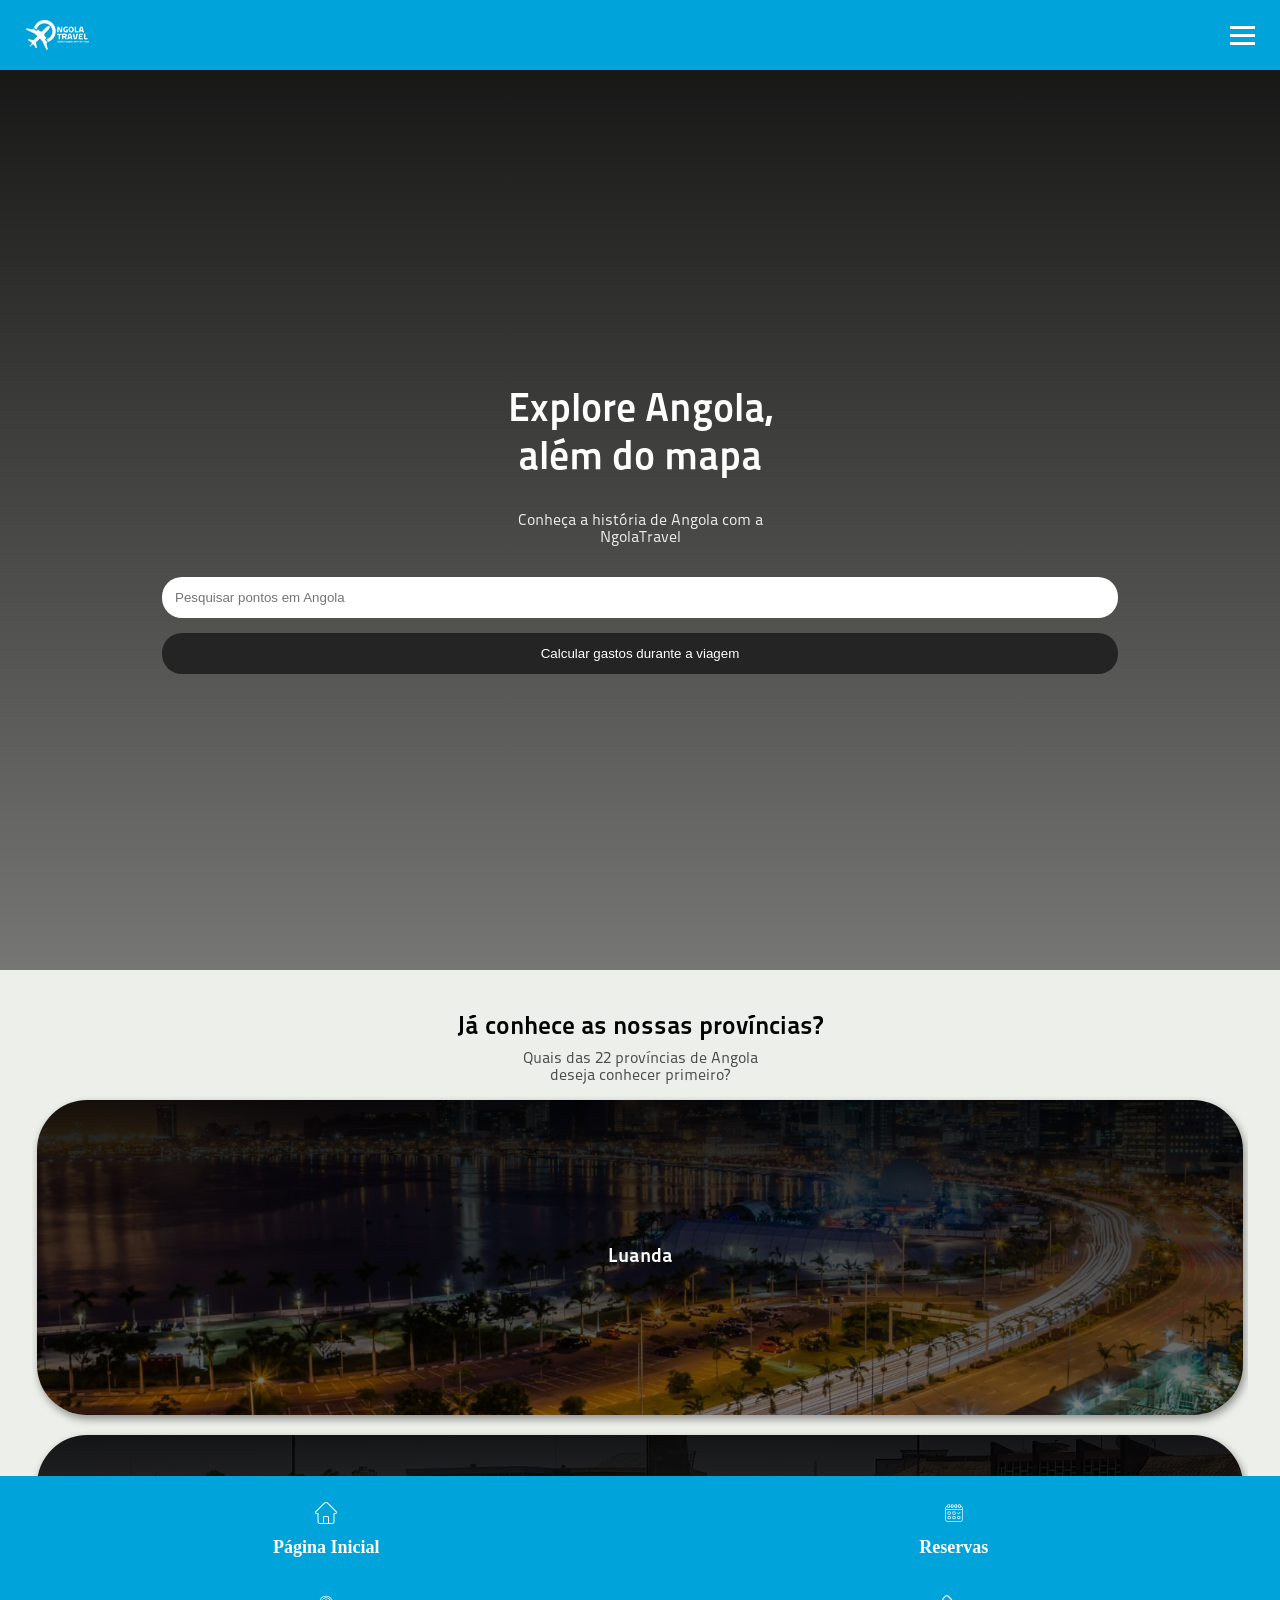
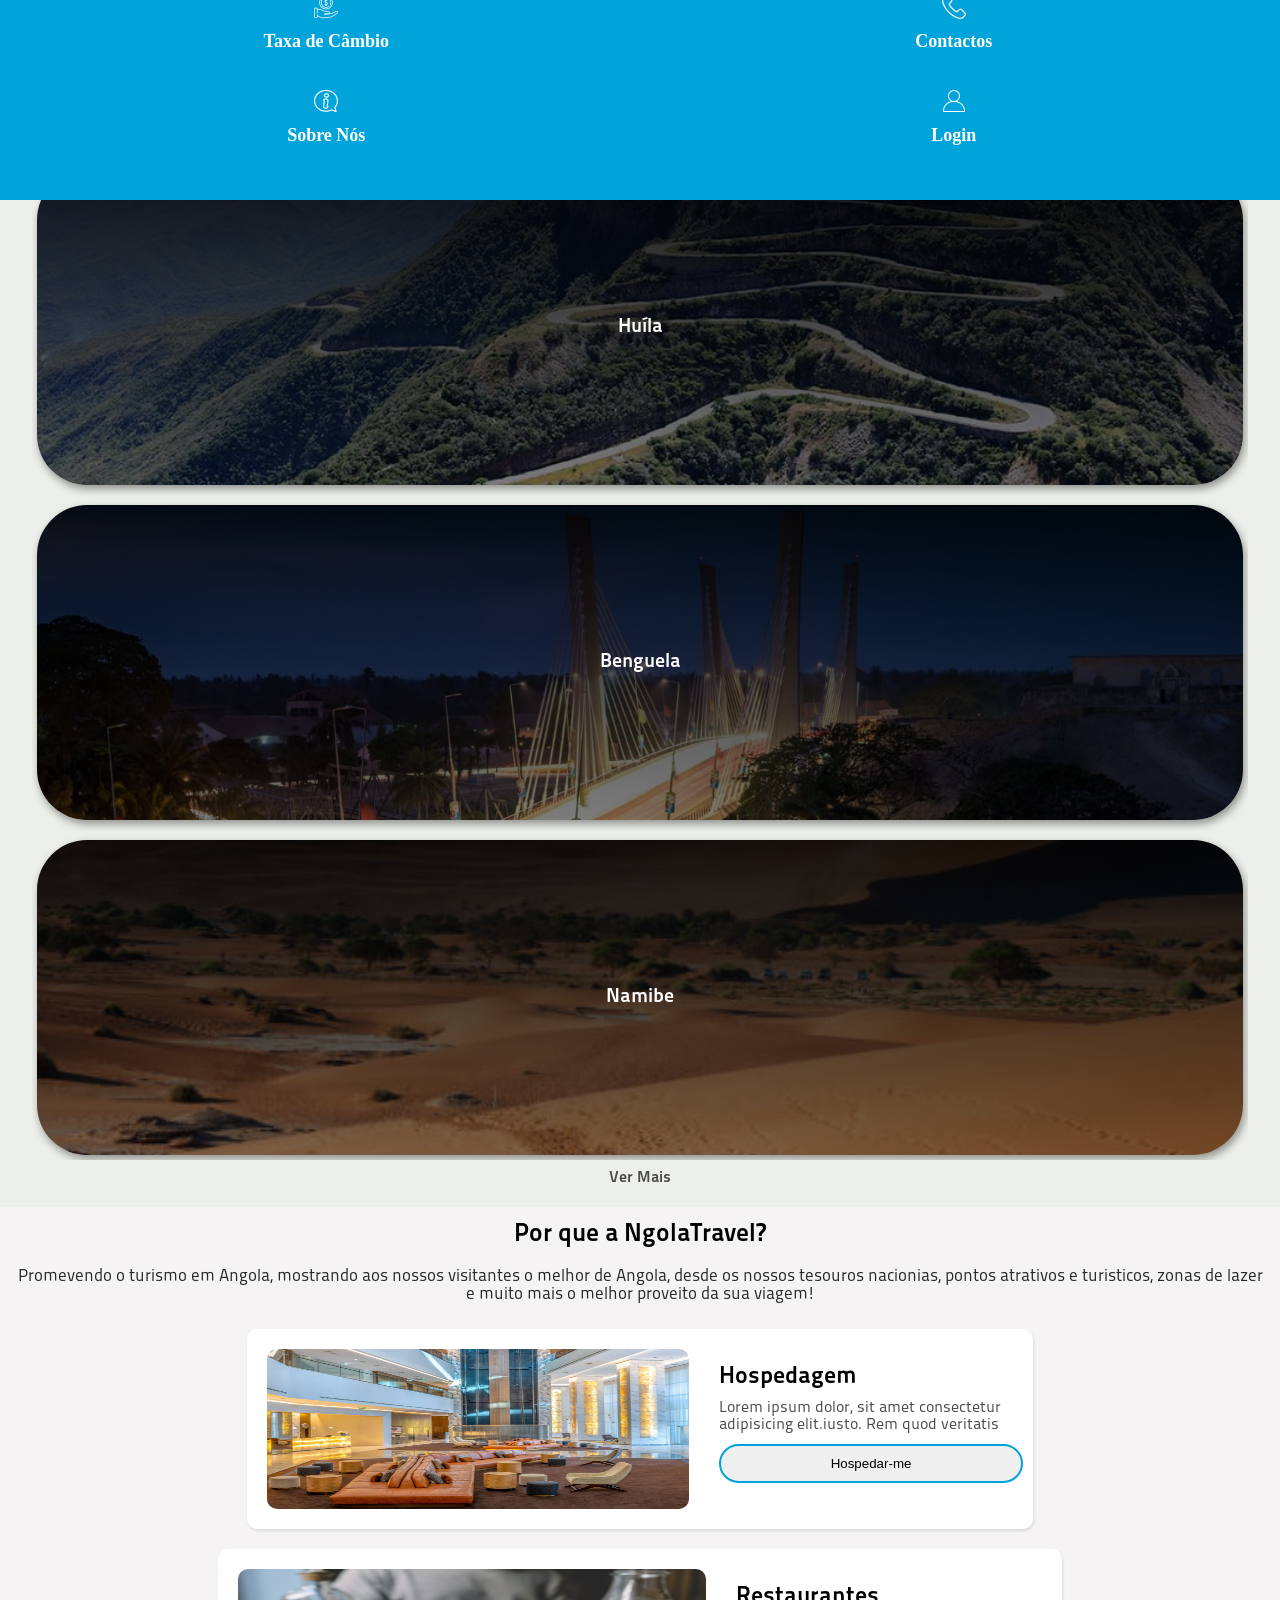
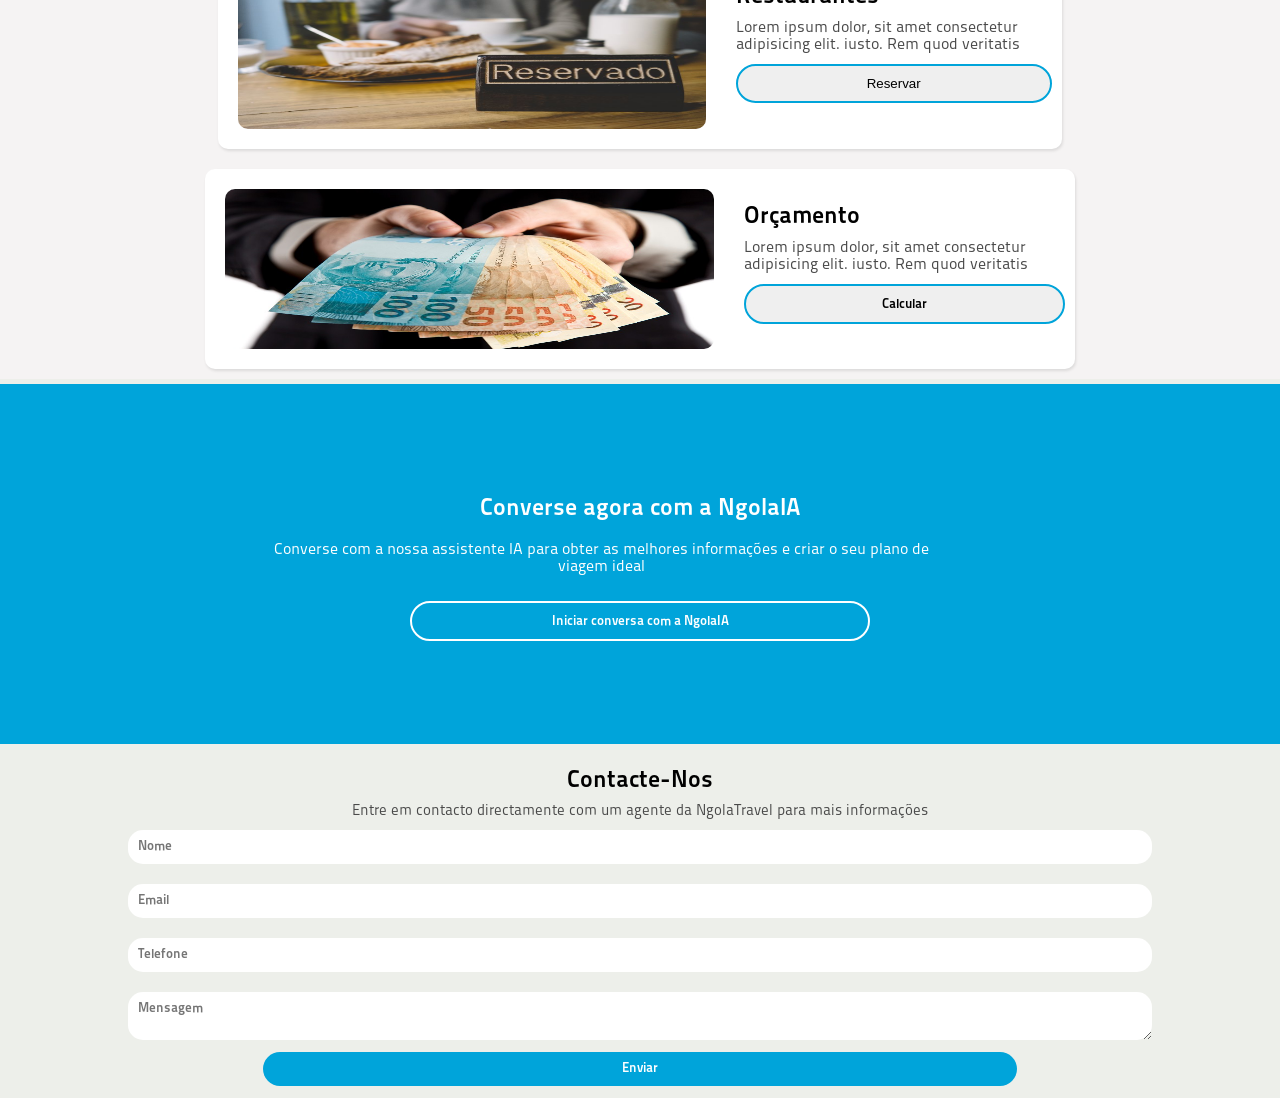
<file: index.html>
<!doctype html>
<html lang="pt-pt">

<head>
  <meta charset="UTF-8" />
  <meta name="viewport" content="width=device-width, initial-scale=1.0" />
  <title>NgolaTravel</title>
  <link rel="stylesheet" href="style.css" />
</head>

<body>

  <header class="cabecalho">
    <div class="logotipo">
      <img src="img/icone/LOGO NGOLA.png" alt="logotipo" />
    </div>

    <button id="btn_mobile" class="btn_mobile">
      <span></span>
      <span></span>
      <span></span>
    </button>

    <nav id="nav_bar">
      <ul class="listas">
        <li>
          <img src="img/icone/botao-home.png" alt="página Inicial">
          <a href="index.html">Página Inicial</a>
        </li>
        <li>
          <img src="img/icone/reserva.png" alt="reservas">
          <a href="#">Reservas</a>
        </li>

        <li>
          <img src="img/icone/pagamento-em-dinheiro.png" alt="cambio">
          <a href="#">Taxa de Câmbio</a>
        </li>

        <li>
          <img src="img/icone/telefone.png" alt="contactos">
          <a href="#contactos"> Contactos</a>
        </li>
        <li>
          <img src="img/icone/informacao.png" alt="sobre">
          <a href="#">Sobre Nós</a>
        </li>

        <li>
          <img src="img/icone/perfil-de-usuario.png" alt="login">
          <a href="login.html"> Login</a>
        </li>
      </ul>
    </nav>
  </header>

  <main class="conteudo_principal">
    <section class="bem_vindo">

      <!-- Vídeo de fundo -->
      <video autoplay muted loop playsinline class="video_fundo">
        <source src="video/VID-20260525-WA0383.mp4" type="video/mp4">
        O teu navegador não suporta vídeo.
      </video>

      <!-- Sessão de boas-vindas -->
      <div class="frase_vindas">
        <h1>Explore Angola, além do mapa</h1>
      </div>

      <!-- Slogan -->
      <div class="slogan">
        <span>
          Conheça a história de Angola com a <br>
          NgolaTravel
        </span>
      </div>

      <!-- Área de ação -->
      <div class="acao">
        <input type="text" placeholder="Pesquisar pontos em Angola">
        <button>
          <a href="gastos_viagem.html">
            Calcular gastos durante a viagem
          </a>
        </button>
      </div>
    </section>


    <section class="provincias">
      <!--Incio da sessão das provincias de Angola-->

      <div class="titulo">
        <h2>Já conhece as nossas províncias?</h2>
      </div>
      <div class="frase_curta">
        <span>Quais das 22 províncias de Angola<br />deseja conhecer
          primeiro?</span>
      </div>
      <div class="container_img">

        <a href="luanda.html" class="luanda">
          <div class="imagem1">
            <span>Luanda</span>
          </div>
        </a>

        <a href="html/huambo.html" class="huambo">
          <div class="imagem2">
            <span>Huambo</span>
          </div>
        </a>

        <a href="html/huila.html" class="huila">
          <div class="imagem3">
            <span>Huíla</span>
          </div>
        </a>

        <a href="html/benguela.html" class="benguela">
          <div class="imagem4">
            <span>Benguela</span>
          </div>
        </a>

        <a href="html/namibe.html" class="namibe">
          <div class="imagem5">
            <span>Namibe</span>
          </div>
        </a>

      </div>
      <div class="link">
        <a href="#">Ver Mais</a>
      </div>
    </section>

    <section class="servicos">
      <div class="info_servicos">
        <h2>Por que a NgolaTravel?</h2>
        <p>
          Promevendo o turismo em Angola, mostrando aos nossos visitantes o
          melhor de Angola, desde os nossos tesouros nacionias, pontos
          atrativos e turisticos, zonas de lazer e muito mais o melhor
          proveito da sua viagem!
        </p>
      </div>
      <div class="card_container">
        <div class="card">
          <div class="imagem_card">
            <img src="img/fundo/hotel.jpg" alt="hospedagem">
          </div>

          <div class="info_card">
            <h2>Hospedagem</h2>
            <span>Lorem ipsum dolor, sit amet consectetur adipisicing elit.iusto.
              Rem quod veritatis</span>
            <div class="acao">
              <button>Hospedar-me</button>
            </div>
          </div>
        </div>
        <div class="card">
          <div class="imagem_card">
            <img src="img/fundo/restaurante.jpg" alt="hospedagem">
          </div>

          <div class="info_card">
            <h2>Restaurantes</h2>
            <span>Lorem ipsum dolor, sit amet consectetur adipisicing elit.
              iusto. Rem quod veritatis</span>
            <div class="acao">
              <button>Reservar</button>
            </div>
          </div>
        </div>
        <div class="card">
          <div class="imagem_card">
            <img src="img/fundo/cambio.jpg" alt="hospedagem">
          </div>

          <div class="info_card">
            <h2>Orçamento</h2>
            <span>Lorem ipsum dolor, sit amet consectetur adipisicing elit.
              iusto. Rem quod veritatis</span>
            <div class="acao">
              <button><a href="html/gastos_viagem.html">Calcular</a></button>
            </div>
          </div>
        </div>
      </div>
    </section>

    <section class="ngolaIa">
      <div class="ngolaIa_info">
        <h2>Converse agora com a NgolaIA</h2>
        <div class="info">
          <span>Converse com a nossa assistente IA para obter as melhores
            informações e criar o seu plano de viagem ideal</span>
        </div>
        <button><a href="#">Iniciar conversa com a NgolaIA</a></button>
      </div>
    </section>
  </main>

  <footer id="contactos">
    <div class="cabeca_contactos">
      <h2>Contacte-Nos</h2>
      <p>
        Entre em contacto directamente com um agente da NgolaTravel para mais
        informações
      </p>
    </div>

    <div class="dados">
      <input type="text" name="" id="" placeholder="Nome" />
      <input type="email" name="" id="" placeholder="Email" />
      <input type="text" name="" id="" placeholder="Telefone" />
      <textarea name="" id="" placeholder="Mensagem"></textarea>
    </div>
    <div class="enviar">
      <button>Enviar</button>
    </div>
  </footer>
  <script src="provincias_card.js"></script>
  <script src="index.js"></script>
</body>

</html>
</file>
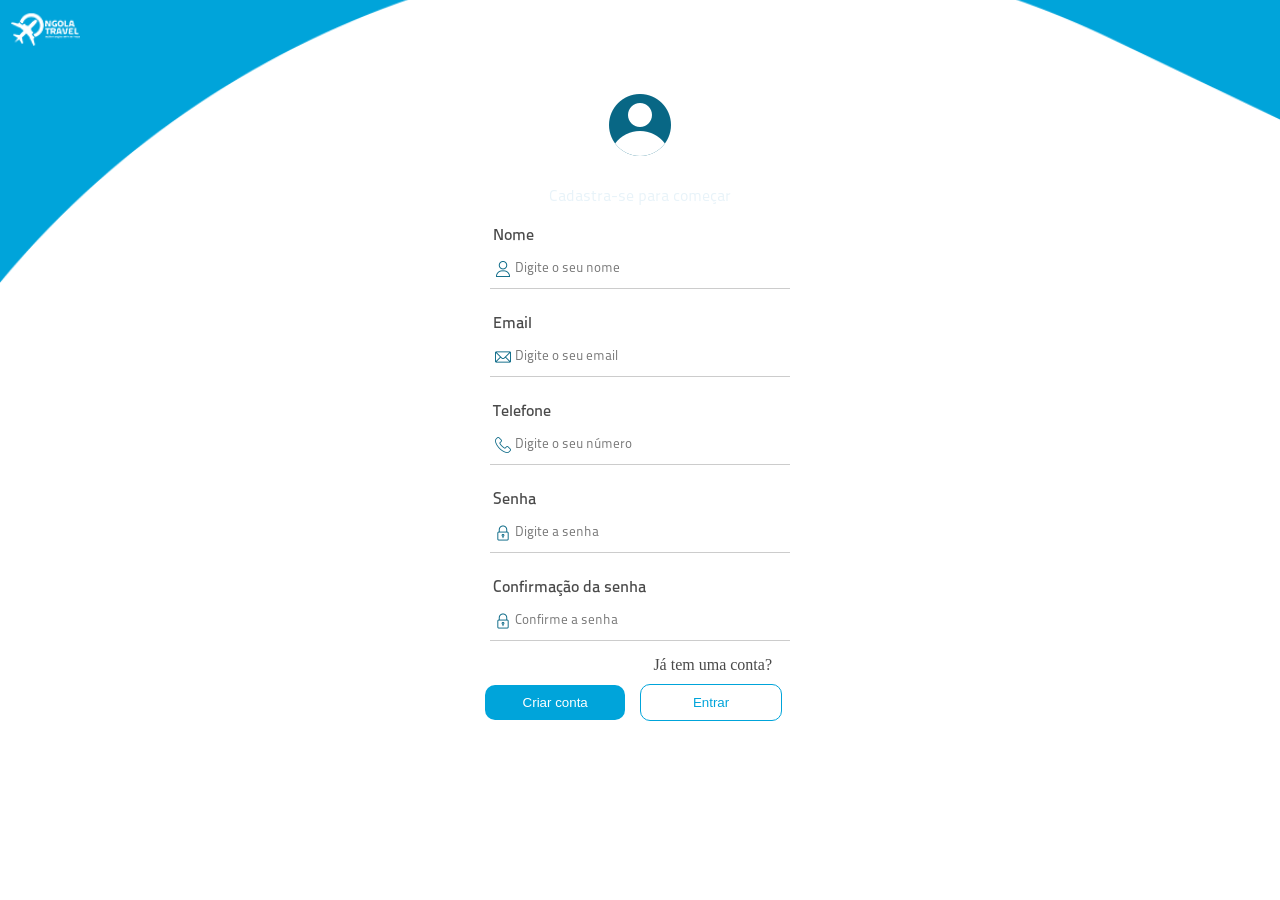
<file: cadastro_usuario.html>
<!DOCTYPE html>
<html lang="pt-pt">
<head>
    <meta charset="UTF-8">
    <meta name="viewport" content="width=device-width, initial-scale=1.0">
    <title>Document</title>
    <link rel="stylesheet" href="cadastro_usuario.css">
</head>
<body>
    <header>
        <div class="logotipo">
            <img src="img/icone/LOGO NGOLA.png" alt="">

        </div>
    </header>

<section class="cadastro">
    <div class="cabeca">
            <img src="img/icone/usuario2.png" alt="">
            <h3>Criar conta</h3>
            <span>Cadastra-se para começar</span>
    </div>

    <form action="">
        <div class="nome">
            <label for="nome">Nome</label>
            <div class="nome1">
                <img src="img/icone/usuario16.png" alt="nome">
                <input type="text" placeholder="Digite o seu nome">
            </div>
        </div>
        <div class="nome">
            <label for="email">Email</label>
            <div class="nome1">
                <img src="img/icone/mail.png" alt="nome">
                <input type="email" id="email" placeholder="Digite o seu email">
            </div>
        </div>
        <div class="nome">
            <label for="telefone">Telefone</label>
            <div class="nome1">
                <img src="img/icone/telephone.png" alt="nome">
                <input type="text" id="telefone" placeholder="Digite o seu número">
            </div>
        </div>
        <div class="nome">
            <label for="senha">Senha</label>
            <div class="nome1">
                <img src="img/icone/senha16.png" alt="nome">
                <input type="password" id="senha" placeholder="Digite a senha">
            </div>
        </div>
        <div class="nome">
            <label for="confirmacao_senha">Confirmação da senha</label>
            <div class="nome1">
                <img src="img/icone/senha16.png" alt="nome">
                <input type="password" id="confirmacao_senha" placeholder="Confirme a senha">
            </div>
        </div>

        <div class="area_acao">
            <div class="area_entrar">
                <span>Já tem uma conta?</span>
            </div>
            <div class="criar">
                <button><a href="#">Criar conta</a></button>
                 <button class="entrar"><a href="login.html"> Entrar</a></button>
            </div>
        </div>
    </form>

</section>

    
</body>
</html>
</file>
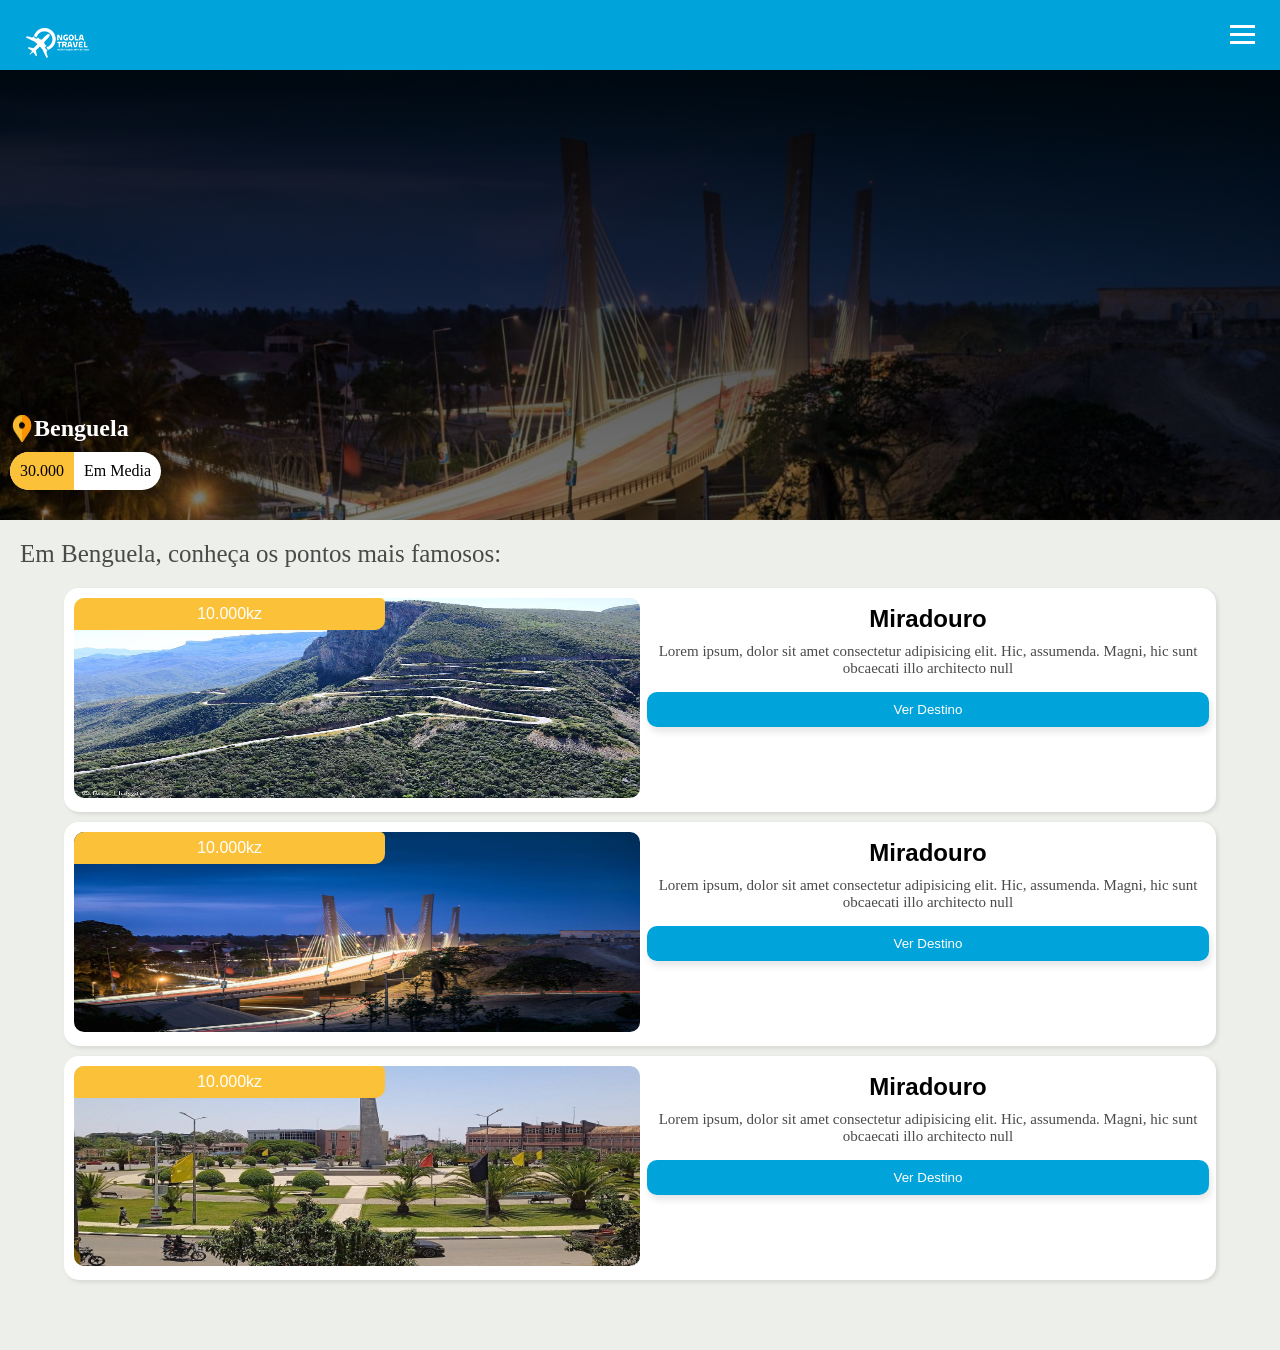
<file: destino.html>
<!doctype html>
<html lang="pt-pt">
  <head>
    <meta charset="UTF-8" />
    <meta name="viewport" content="width=device-width, initial-scale=1.0" />
    <title>NgolaTravel</title>
    <link rel="stylesheet" href="destino.css" />
  </head>
  <body>

    <header class="cabecalho">
      <div class="logotipo">
        <img src="img/icone/LOGO NGOLA.png" alt="logotipo" />
      </div>

      <button id="btn_mobile" class="btn_mobile">
        <span></span>
        <span></span>
        <span></span>
      </button>

      <nav id="nav_bar">
        <ul class="listas">
          <li>
            <img src="img/icone/botao-home.png" alt="página Inicial">
            <a href="index.html">Página Inicial</a>
          </li>
          <li>
            <img src="img/icone/reserva.png" alt="reservas">
            <a href="#">Reservas</a>
          </li>

          <li>
            <img src="img/icone/pagamento-em-dinheiro.png" alt="cambio">
            <a href="#">Taxa de Câmbio</a>
          </li>

          <li>
            <img src="img/icone/telefone.png" alt="contactos">
            <a href="#contactos"> Contactos</a>
          </li>
          <li>
            <img src="img/icone/informacao.png" alt="sobre">
            <a href="#">Sobre Nós</a>
          </li>

          <li>
            <img src="img/icone/perfil-de-usuario.png" alt="login">
            <a href="login.html"> Login</a>
          </li>
        </ul>
      </nav>
    </header>
    
    <main class="conteudo_principal">
        <section class="imagem">
          <div class="info">
            <div class="localizacao">
              <img src="img/icone/localizacao.png" alt="benguela">
              <h2>Benguela</h2>
            </div>
              <div class="valor">
              
               <div class="dinheiro">
                30.000
               </div> 
                <div class="media">
                  Em Media
                </div>
              </div>
            </div>
        </section>

        <div class="info_pro">
          <p>Em Benguela, conheça os pontos mais famosos:</p>
        </div>

        <section class="pontos_turisticos">

          <div class="card_container">
            <div class="card">
              <div class="foto">
                <img src="img/provincias/huila.jpg" alt="ponte turisticos">
                <div class="valor">
                  10.000kz
                </div>
              </div>
              <div class="info">
                <h2>Miradouro</h2>
                <p>Lorem ipsum, dolor sit amet consectetur adipisicing elit. Hic, assumenda. Magni, hic sunt obcaecati illo architecto null</p>   
                <div class="ver"><button> <a href="ponto_turistico.html">Ver Destino</a></button></div>
              </div>
            </div><!--Card dos pontos turisticos-->
            <div class="card">
              <div class="foto">
                <img src="img/provincias/benguela.jpg" alt="ponte turisticos">
                <div class="valor">
                  10.000kz
                </div>
              </div>
              <div class="info">
                <h2>Miradouro</h2>
                <p>Lorem ipsum, dolor sit amet consectetur adipisicing elit. Hic, assumenda. Magni, hic sunt obcaecati illo architecto null</p>   
                <div class="ver"><button> <a href="ponto_turistico.html">Ver Destino</a></button></div>
              </div>
            </div><!--Card dos pontos turisticos-->
            <div class="card">
              <div class="foto">
                <img src="img/provincias/huambo.jpg" alt="ponte turisticos">
                <div class="valor">
                  10.000kz
                </div>
              </div>
              <div class="info">
                <h2>Miradouro</h2>
                <p>Lorem ipsum, dolor sit amet consectetur adipisicing elit. Hic, assumenda. Magni, hic sunt obcaecati illo architecto null</p>   
                <div class="ver"><button><a href="ponto_turistico.html">Ver Destino</a></button>
                </div>
              </div>
            </div><!--Card dos pontos turisticos-->
          </div><!--Card container-->
        </section>
    </main>

    <script src="index.js"></script>
    <script src="animacao_botao.js"></script>
  </body>
</html>
</file>
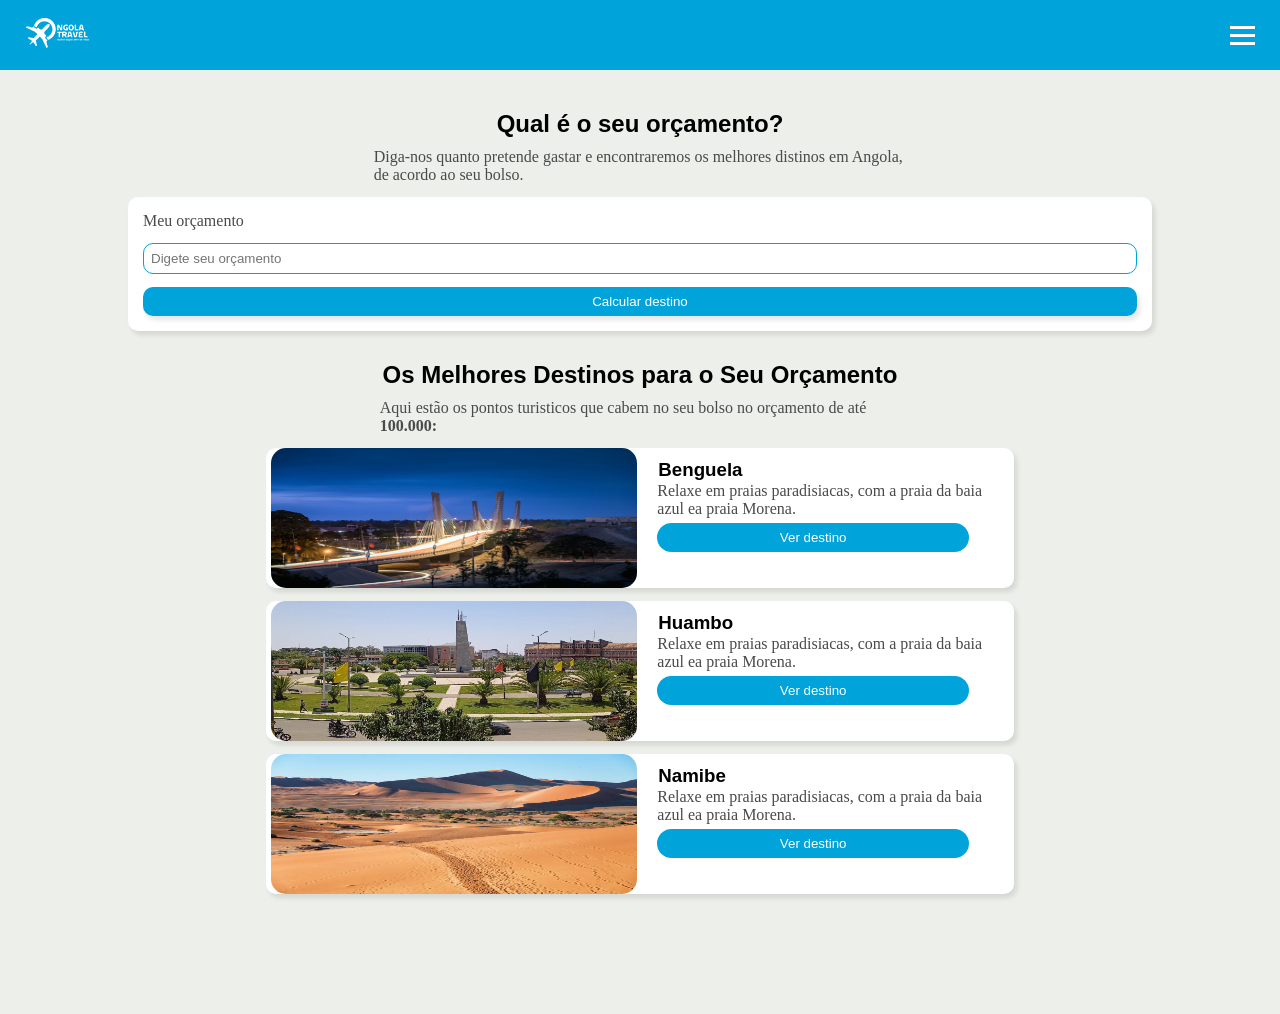
<file: gastos_viagem.html>
<!doctype html>
<html lang="pt-pt">
  <head>
    <meta charset="UTF-8" />
    <meta name="viewport" content="width=device-width, initial-scale=1.0" />
    <title>NgolaTravel</title>
   <link rel="stylesheet" href="gastos_viagem.css">
  </head>
  <body>
       <header class="cabecalho">
    <div class="logotipo">
      <img src="img/icone/LOGO NGOLA.png" alt="logotipo" />
    </div>
      <button id="btn_mobile" class="btn_mobile">
        <span></span>
        <span></span>
        <span></span>
      </button>

      <nav id="nav_bar">
        <ul class="listas">
          <li>
            <img src="img/icone/botao-home.png" alt="página Inicial">
            <a href="index.html">Página Inicial</a>
          </li>
          <li>
            <img src="img/icone/reserva.png" alt="reservas">
            <a href="#">Reservas</a>
          </li>

          <li>
            <img src="img/icone/pagamento-em-dinheiro.png" alt="cambio">
            <a href="#">Taxa de Câmbio</a>
          </li>

          <li>
            <img src="img/icone/telefone.png" alt="contactos">
            <a href="#contactos"> Contactos</a>
          </li>
          <li>
            <img src="img/icone/informacao.png" alt="sobre">
            <a href="#">Sobre Nós</a>
          </li>

          <li>
            <img src="img/icone/perfil-de-usuario.png" alt="login">
            <a href="login.html"> Login</a>
          </li>
        </ul>
      </nav>
    </header>
    
    <main class="conteudo_principal">
        <section class="calculos">
            <div class="cabeca_calculo">
                <h2>Qual é o seu orçamento?</h2>
                <p>Diga-nos quanto pretende gastar e encontraremos os melhores distinos em Angola, de acordo ao seu bolso.</p>
            </div>
            
            <div class="card_calculo">
                <span>Meu orçamento</span>
                <div class="area_calculo">
                    <input type="number" placeholder="Digete seu orçamento">
                </div>
                <button>Calcular destino</button>
            </div>
        </section>

        <section class="destinos">
            <div class="cabeca_destino">
                <h2>Os Melhores Destinos para o Seu Orçamento</h2>
                <span>Aqui estão os pontos turisticos que cabem no seu bolso no orçamento de até <strong>100.000:</strong></span>
            </div>

            <div class="card_destino">
                <div class="card">
                    <div class="imagem">
                        <img src="img/provincias/benguela.jpg" alt="benguela">
                    </div>
                    <div class="info">
                        <h3>Benguela</h3>
                        <span>Relaxe em praias paradisiacas, com a praia da baia azul ea praia Morena.</span>
                        <div class="acao">
                            <button><a href="destino.html">Ver destino</a></button>
                        </div>
                    </div>
                </div>
                <div class="card">
                    <div class="imagem">
                        <img src="img/provincias/huambo.jpg" alt="benguela">
                    </div>
                    <div class="info">
                        <h3>Huambo</h3>
                        <span>Relaxe em praias paradisiacas, com a praia da baia azul ea praia Morena.</span>
                        <div class="acao">
                            <button><a href="#">Ver destino</a></button>
                        </div>
                    </div>
                </div>
                <div class="card">
                    <div class="imagem">
                        <img src="img/provincias/namibe.jpg" alt="benguela">
                    </div>
                    <div class="info">
                        <h3>Namibe</h3>
                        <span>Relaxe em praias paradisiacas, com a praia da baia azul ea praia Morena.</span>
                        <div class="acao">
                            <button><a href="#">Ver destino</a></button>
                        </div>
                    </div>
                </div>

            </div>
        </section>


    </main>


    <script src="index.js"></script>
  </body>
</html>
</file>
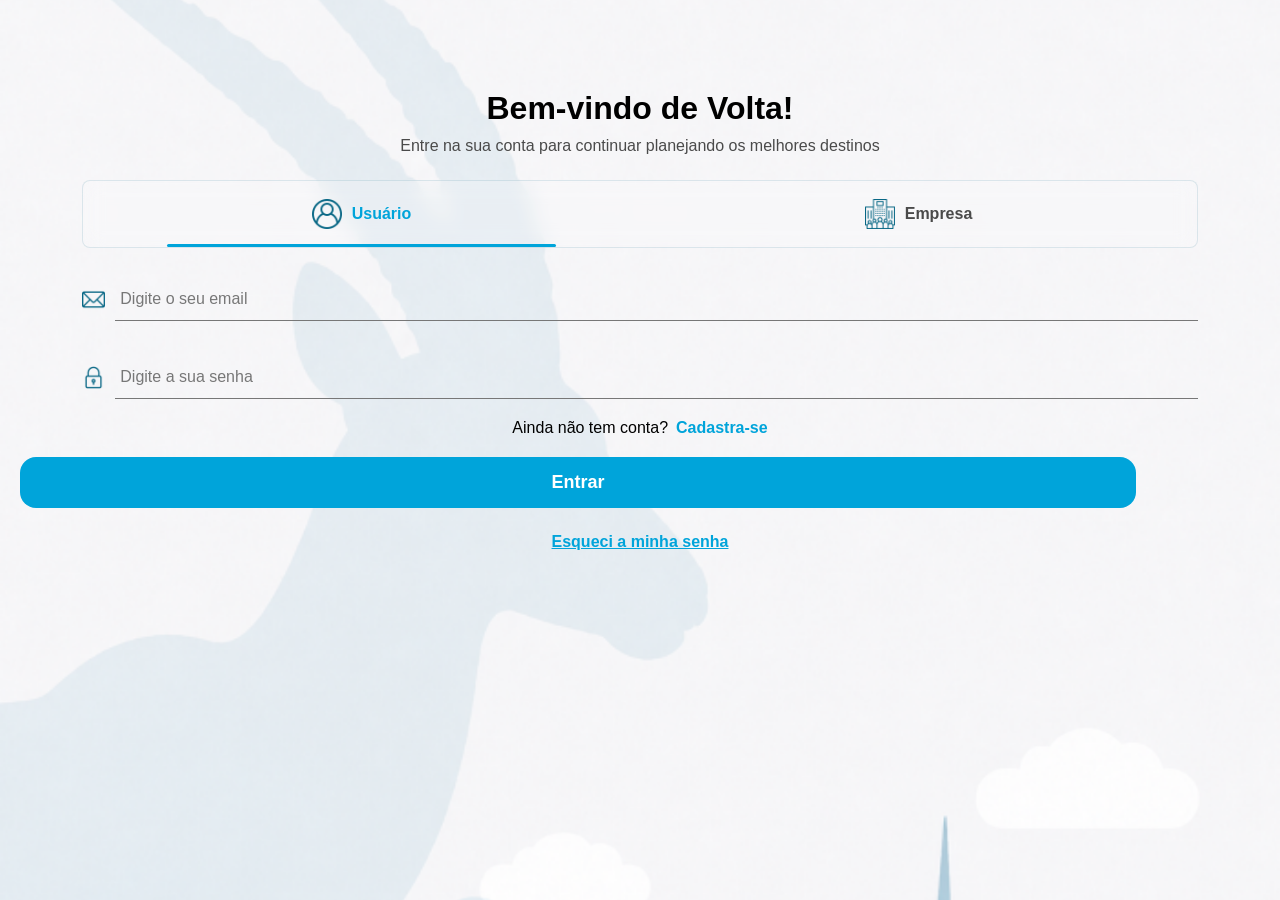
<file: login.html>
<!DOCTYPE html>
<html lang="pt-pt">
<head>
    <meta charset="UTF-8">
    <meta name="viewport" content="width=device-width, initial-scale=1.0">
    <link rel="stylesheet" href="login.css">
    <title>Login</title>
</head>
<body>

    <section class="login">

        <!-- BOAS VINDAS -->
        <div class="boas_vindas">
            <h2>Bem-vindo de Volta!</h2>
            <p>
                Entre na sua conta para continuar planejando
                os melhores destinos
            </p>
        </div>

        <!-- USUÁRIO / EMPRESA -->
        <div class="contas">

            <div class="usuario active" id="usuarioBtn">
                <a href="#">
                    <img src="img/icone/usuario.png" alt="Usuário">
                    Usuário
                </a>
            </div>

            <div class="empresa" id="empresaBtn">
                <a href="#">
                    <img src="img/icone/empresa.png" alt="Empresa">
                    Empresa
                </a>
            </div>

        </div>

        <!-- FORMULÁRIO USUÁRIO -->
        <form class="formulario active" id="formUsuario">

            <div class="container_form">

                <div class="email">
                    <img src="img/icone/email.png" alt="">
                    <input
                        type="email"
                        placeholder="Digite o seu email"
                    >
                </div>

                <div class="senha">
                    <img src="img/icone/senha.png" alt="">
                    <input
                        type="password"
                        placeholder="Digite a sua senha"
                    >
                </div>

            </div>

            <div class="senha_info">
                <div class="cadastro">
                    <span>Ainda não tem conta?</span>
                    <a href="cadastro_usuario.html">Cadastra-se</a>
                </div>
            </div>

            <div class="entrar">
                <button type="submit">
                    Entrar
                </button>
            </div>

            <div class="esqueci">
                <a href="#">
                    Esqueci a minha senha
                </a>
            </div>

        </form>

        <!-- FORMULÁRIO EMPRESA -->
        <form class="formulario" id="formEmpresa">

            <div class="container_form">

                <div class="email">
                    <img src="img/icone/email.png" alt="">
                    <input
                        type="email"
                        placeholder="Digete o email corporativo"
                    >
                </div>
                <div class="nif">
                    <img src="img/icone/nif.png" alt="">
                    <input
                        type="text"
                        placeholder="Digete o NIF da empresa"
                    >
                </div>

                <div class="senha">
                    <img src="img/icone/senha.png" alt="">
                    <input
                        type="password"
                        placeholder="Senha da empresa"
                    >
                </div>

            </div>
<div class="senha_info">
                <div class="cadastro">
                    <span>Ainda não tem conta?</span>
                    <a href="cadastro_empresa.html">Cadastra-se</a>
                </div>
            </div>

            <div class="entrar">
                <button type="submit">
                    Entrar
                </button>
            </div>

            <div class="esqueci">
                <a href="#">
                    Esqueci a minha senha
                </a>
            </div>


        </form>
    </section>

    <script src="script.js"></script>

</body>
</html>
</file>
<file: style.css>
* {
  margin: 0;
  padding: 0;
  box-sizing: border-box;
  list-style-type: none;
  text-decoration: none;
  scroll-behavior: smooth;
  overflow-x: hidden;
}
:root {
  --cor-principal: #00a4da;
  --cor-branca: white;
  --cor-preta: black;
  --cor-texto: #4a4a4a;
  --fundo-corpo: #edefea;
  --font_titulo: 'Neo',sans-serif;
  --font_texto:'Neo_paragrafo', sans-serif;
  --cor-preta_segundaria: #242424;
}

@font-face {
  font-family: 'Neo';
  src: url(Font/Titillium/TitilliumMaps29L-800wt.otf);
}

  @font-face {
    font-family: 'Neo_paragrafo';
    src: url(Font/Titillium/TitilliumMaps29L-400wt.otf);
  }
body {
  background-color: var(--fundo-corpo);
  font-family: var(--font_titulo);
}

.cabecalho {
  /*Css do header**/
  width: 100%;
  display: flex;
  padding: 25px;
  height: 70px;
  justify-content: space-between;
  align-items: center;
  overflow-y: hidden;
  background-color: var(--cor-principal);
  position: fixed;
  top: 0;
  z-index: 9999;
}
.logotipo{
  display: flex;
  justify-content: center;
  align-items: center;
}


/* BOTÃO MOBILE (hamburger) */
.btn_mobile {
  display: flex;
  flex-direction: column;
  gap: 5px;
  background: none;
  border: none;
  cursor: pointer;
  z-index: 10001;
}

.btn_mobile span {
  width: 25px;
  height: 3px;
  background: white;
  transition: 0.3s;
}

/* ANIMAÇÃO DO BOTÃO */
.btn_mobile.active span:nth-child(1) {
  transform: rotate(45deg) translate(5px, 5px);
}
.btn_mobile.active span:nth-child(2) {
  opacity: 0;
}
.btn_mobile.active span:nth-child(3) {
  transform: rotate(-45deg) translate(6px, -6px);
}

/* NAV MODERNO */
#nav_bar {
  position: fixed;
  left: 0;
  bottom: -100%;
  width: 100%;
  background-color:var(--cor-principal);
  backdrop-filter: blur(20px);
  transition: 0.4s ease-in-out;
  z-index: 10000;
  height: 36vh;
}

/* QUANDO ABRIR */
#nav_bar.mostrar {
  bottom: 0;
}

/* LISTA */
.listas {
  display: grid;
  grid-template-columns: 1fr 1fr ;
  gap: 15px;
  font-family:'';
  padding: 20px;
  justify-content: center;
  align-items: center;
}

.listas li {
  list-style: none;
  cursor: pointer;
  display: flex;
  padding: 5px;
  flex-direction: column;
  justify-content: center;
  align-items: center;
  justify-self: center;
}

/* LINKS */
.listas li a {
  color: white;
  text-decoration: none;
  font-size: 18px;
  font-weight: 600;
  padding: 12px;
  display: block;
  width: 100%;
  height: 100%;
  border-radius: 8px;
  cursor: pointer;
  white-space: nowrap;
}

/* HOVER MODERNO */
.listas li:hover {
  background: rgba(1, 180, 200, 0.219);
  transform: translateX(5px);
  cursor: pointer;
  border-radius: 10px;
  transition: 0.5s;
}

/* Sessão de boas vindas */
.conteudo_principal .bem_vindo {
  position: relative;
  display: flex;
  flex-direction: column;
  justify-content: center;
  align-items: center;
  padding: 30px;
  margin: 70px auto;
  height: 100vh;
  overflow: hidden;
}

/* Vídeo de fundo */
.conteudo_principal .bem_vindo .video_fundo {
  position: absolute;
  top: 0;
  left: 0;
  width: 100%;
  height: 100%;
  object-fit: cover;
  z-index: -2;
}

/* Camada escura sobre o vídeo */
.conteudo_principal .bem_vindo::before {
  content: "";
  position: absolute;
  inset: 0;
  background: linear-gradient(
    rgba(0, 0, 0, 0.9),
    rgba(0, 0, 0, 0.5)
  );
  z-index: -1;
}

/* Área da frase */
.conteudo_principal .bem_vindo .frase_vindas {
  display: flex;
  justify-content: center;
  align-items: center;
  padding: 30px;
  position: relative;
  z-index: 2;
}

.conteudo_principal .bem_vindo .frase_vindas h1 {
  color: var(--cor-branca);
  text-align: center;
  font-size: clamp(40px, 2vw, 50px);
  font-family: 'Neo', sans-serif;
  line-height: 1.2;
  width: 300px;
}

/* Slogan */
.conteudo_principal .bem_vindo .slogan {
  display: flex;
  justify-content: center;
  align-items: center;
  color: var(--fundo-corpo);
  position: relative;
  z-index: 2;
}

.conteudo_principal .bem_vindo .slogan > span {
  text-align: center;
  font-size: clamp(15px, 2vw, 16px);
  font-family: 'Neo_paragrafo';
}

/* Área de ação */
.conteudo_principal .bem_vindo .acao {
  display: flex;
  flex-direction: column;
  justify-content: center;
  align-items: center;
  margin-top: 20px;
  padding: 10px;
  gap: 15px;
  width: 80%;
  position: relative;
  z-index: 2;
}

/* Input */
.conteudo_principal .bem_vindo .acao input {
  width: 100%;
  padding: 13px;
  border: none;
  border-radius: 20px;
  outline: none;
}

/* Botão */
.conteudo_principal .bem_vindo .acao button {
  background-color: var(--cor-preta_segundaria);
  color: white;
  border: none;
  padding: 13px;
  width: 100%;
  border-radius: 20px;
  transition: 0.5s ease-in-out;
}

.conteudo_principal .bem_vindo .acao button:hover {
  background-color: #086785;
  cursor: pointer;
}

/* Link do botão */
.conteudo_principal .bem_vindo .acao button a {
  color: var(--cor-branca);
  text-decoration: none;
}
/* Fim da sessão de boas vindas */

.provincias {
  display: flex;
  flex-direction: column;
  justify-content: center;
  align-items: center;
  margin-top: -25px;
}
.provincias .titulo {
  display: flex;
  justify-content: center;
  align-items: center;
  justify-self: center;
  width: 99%;
}
.provincias .titulo h2 {
  font-size: clamp(25px, 2vw, 30px);
  text-align: center;
  font-family: 'Neo', sans-serif;
}

.provincias .frase_curta {
  display: flex;
  justify-content: center;
  align-items: center;
  width: 100%;
  padding: 10px;
  color: var(--cor-texto);
}
.provincias .frase_curta span {
  text-align: center;
  font-family: 'Neo_paragrafo', sans-serif;

}
.provincias .container_img {
  display: flex;
  flex-direction: column;
  justify-content: center;
  align-items: center;
  width: 95%;
  gap: 20px;
  padding: 5px;
}

/* =========================
   CARDS BASE 
========================= */

.provincias .container_img a {
  width: 100%;
  height:35vh;
  display: flex;
  justify-content: center;
  align-items: center;
  text-align: center;
  color: #fff;
  font-size: clamp(18px, 2vw, 20px); /* corrigido */
  font-weight: 900;
  border-radius: 50px;
  box-shadow: 2px 4px 8px rgba(0, 0, 0, 0.4);
  background-size: cover;
  background-position: 43%;
  background-repeat: no-repeat;
  text-decoration: none;

  /* ANIMAÇÃO */
  opacity: 0;
  transform: translateX(80px);
  transition: all 0.7s ease;
}

/* =========================
   IMAGENS (mantidas iguais)
========================= */

.luanda {
  background: linear-gradient(rgba(0,0,0,0.9), rgba(0,0,0,0.5)),
    url(img/provincias/luanda.jpg);
}

.huambo {
  background: linear-gradient(rgba(0,0,0,0.9), rgba(0,0,0,0.5)),
    url(img/provincias/huambo.jpg);
}

.huila {
  background: linear-gradient(rgba(0,0,0,0.9), rgba(0,0,0,0.5)),
    url(img/provincias/huila.jpg);
}

.benguela {
  background: linear-gradient(rgba(0,0,0,0.9), rgba(0,0,0,0.5)),
  url(img/provincias/benguela.jpg);
}

.namibe {
  background: linear-gradient(rgba(0,0,0,0.9), rgba(0,0,0,0.5)),
    url(img/provincias/namibe.jpg);
}

/* =========================
ANIMAÇÃO (entrada esquerda/direita)
========================= */

.provincias .container_img a.left {
  transform: translateX(-80px);
}

.provincias .container_img a.show {
  opacity: 1;
  transform: translateX(0);
}
.provincias .link{
  display: flex;
  justify-content: center;
  padding: 10px;
}

.provincias .link a{
    color: var(--cor-texto);
}
.servicos {
  height: auto;
  margin-top: 10px;
  background-color: #f5f3f3;
}

.servicos .info_servicos {
  display: flex;
  flex-direction: column;
  justify-content: center;
  align-items: center;
  text-align: center;
  padding: 5px;
}
.servicos .info_servicos h2 {
  color: black;
font-family: 'Neo', sans-serif;
  padding: 10px;
  font-size: clamp(25px, 2vw, 30px);
}

.servicos .info_servicos p {
  color: #272727;
  padding: 10px;
  font-size: clamp(16px, 2vw, 17px);
  font-family: 'Neo_paragrafo', sans-serif;
}
.servicos .card_container {
  display: flex;
  flex-direction: column;
  justify-content: center;
  align-items: center;
  padding: 10px;
  gap: 20px;
}
.servicos .card_container .card {
  width: auto;
  height: 200px;
  overflow-y: hidden;
  display: flex;
  background-color: var(--cor-branca);
  border-radius: 10px;
  box-shadow: 1px 2px 3px rgba(0, 0, 0, 0.1);
}
.servicos .card_container .card .info_card {
  gap: 10px;
  padding: 10px;
  display: flex;
  flex-direction: column;
  justify-content: center;
}

.servicos .card_container .card .info_card span {
  color: var(--cor-texto);
  font-family: 'Neo_paragrafo', sans-serif;

}
.servicos .card_container .card .imagem_card {
  width: 100%;
  margin: 20px;
  overflow-y: hidden;
}
.servicos .card_container .card .imagem_card img {
  width: 100%;
  height: 100%;
  border-radius: 10px;
}
.servicos .card_container .card .info_card .acao {
  height: 50px;
  display: flex;
  position: relative;
}
.servicos .card_container .card .info_card .acao button {
  padding: 10px 12px 10px 12px;
  width: 100%;
  border-radius: 20px;
  border: 2px solid var(--cor-principal);
  cursor: pointer;
  position: absolute;
  left: 0;
}
.servicos .card_container .card .acao button a {
  color: var(--cor-preta);
font-family: 'Neo', sans-serif;
}
.ngolaIa {
  background-color: var(--cor-principal);
  display: flex;
  flex-direction: column;
  justify-content: center;
  align-items: center;
  padding: 12px;
  text-align: center;
  height: 40vh;
  margin: 5px auto;
}
.ngolaIa h2 {
  color: var(--cor-branca);
  padding: 10px;
  
}
.ngolaIa .info {
  display: flex;
  flex-direction: column;
  width: 90%;
  justify-content: center;
  align-items: center;
  justify-self: center;
  align-self: center;
}
.ngolaIa .info span {
  color: #fff;
  padding: 10px;
  font-size: clamp(15px, 2vw, 16px);
  text-align: center;
  font-family: 'Neo_paragrafo', sans-serif;
}
.ngolaIa button {
  padding: 10px 12px 10px 12px;
  margin-top: 15px;
  border: 2px solid white;
  border-radius: 20px;
  background-color: transparent;
  cursor: pointer;
  width: 60%;
}

.ngolaIa button a {
  color: var(--cor-branca);
  font-family: 'Neo', sans-serif;
}
#contactos .cabeca_contactos {
  justify-content: center;
  align-items: center;
  text-align: center;
  padding: 10px;
}
#contactos .cabeca_contactos h2 {
  padding: 10px;
}
#contactos .cabeca_contactos p {
  font-size: clamp(14px, 2vw, 15px);
  color: var(--cor-texto);
  font-family: 'Neo_paragrafo', sans-serif;
}
#contactos .dados {
  display: flex;
  flex-direction: column;
  justify-content: center;
  align-items: center;
  width: 100%;
  gap: 20px;
}
#contactos .dados input,
textarea {
  font-family: 'Neo', sans-serif;
  width: 80%;
  padding: 10px;
  border: none;
  border-radius: 15px;
}
#contactos .enviar {
  display: flex;
  justify-content: center;
  align-items: center;
  padding: 12px;
}
#contactos .enviar button {
  width: 60%;
  padding: 10px;
  border-radius: 20px;
  cursor: pointer;
  border: none;
  background-color: var(--cor-principal);
  color: var(--cor-branca);
  font-family: 'Neo', sans-serif;
}
</file>
<file: cadastro_usuario.css>
*{
  overflow-y: hidden;
  overflow-x: hidden;
  margin: 0;
  padding: 0;
  box-sizing: border-box;
  text-decoration: none;
}

:root{
  --cor-principal: #00a4da;
  --cor-branca: #fff;
  --cor-preta: #000;
  --cor-texto: #4a4a4a;
  --fundo-corpo: #edefea;
   --font_titulo: 'Neo',sans-serif;
   --font_sub_titulo:'Neo_sub_titulo';
  --font_texto:'Neo_paragrafo', sans-serif;
}

@font-face {
  font-family: 'Neo';
  src: url(Font/Titillium/TitilliumMaps29L-800wt.otf);
}

  @font-face {
    font-family: 'Neo_paragrafo';
    src: url(Font/Titillium/TitilliumMaps29L-400wt.otf);
  }
  @font-face {
    font-family: 'Neo_sub_titulo';
    src: url(Font/Titillium/TitilliumText22L-600wt.otf);
  }
body {
    background-image: url(img/fundo/FUNDO\ AZUL\ AZUL\ BRANCO.png);
    background-size: cover;
    background-position: center;
    background-repeat: no-repeat;
    height: 99.5vh;
    background-color: white;
}


header{
    padding: 10px;
}
header img{
    width: 70px;
}
.cadastro {
    margin: 20px auto;
    display: flex;
    flex-direction: column;
    justify-content: center;
    align-items: center;
    width: 90%;
}

.cadastro .cabeca{
    gap: 6px;
    padding: 10px;
    display: flex;
    flex-direction: column;
    justify-content: center;
    align-items: center;
    text-align: center;
}

.cadastro .cabeca h3{
    font-family: var(--font_titulo);
    color: var(--cor-branca);
}

.cadastro .cabeca span{
    color: #E8F3F9;
    font-family:var(--font_texto);
}


form .nome{
    padding: 10px;
}

form .nome .nome1{
    padding: 5px;
    gap: 10px;
    display: flex;
    position: relative;
    width: 100%;
}
form .nome  label{
    font-family:var(--font_sub_titulo);
    margin-left: 8px;
    color: var(--cor-texto);
}
form .nome .nome1 img{
    position: absolute;
    top: 16px;
    left: 10px;
}

form .nome .nome1 input{
    font-family: var(--font_texto);
    width: 300px;
    border: none;
    background: transparent;
    border-bottom: 1px solid #ccc;
    padding: 12px 25px 12px 25px;
    outline: none;
}

form .area_entrar{
    width: 90%;
    display: flex;
    justify-content: end;
}
form .criar{
    display: flex;
    justify-content: center;
    align-items: center;
    justify-self: center;
    padding: 10px;
    gap: 15px;
    width: 96%;
}
form .area_acao .area_entrar{
    display: flex;
    justify-content: end;
}
form .area_acao span{
  color: var(--cor-texto);

}
form .criar button{
    width: 100%;
    padding: 10px;
    background-color: var(--cor-principal);
    border-radius: 10px;
    cursor: pointer;
    border: none;
} 
form .criar .area_entrar{
    display: flex;
    flex-direction: column;
    text-align: center;
    width: 100%;
}
form .criar .entrar{
    background-color: transparent;
    border: 1px solid var(--cor-principal);
}
form .criar .entrar a{
    color: var(--cor-principal);
}

form .criar button a{
    color: var(--cor-branca);
    font-family: var(--font-padrao);
}



form .criar span{
    gap: 10px;
    display: flex;
    justify-content: center;
    align-items: center; 
}

form .criar span a{
    color: var(--cor-principal);
}
</file>
<file: destino.css>
* {
  margin: 0;
  padding: 0;
  box-sizing: border-box;
  list-style-type: none;
  text-decoration: none;
  scroll-behavior: smooth;
}
:root {
  --cor-principal: #00a4da;
  --cor-branca: white;
  --cor-preta: black;
  --cor-texto: #4a4a4a;
  --fundo-corpo: #edefea;
  --font_titulo: Arial, Helvetica;
  --cor-preta_segundaria: #242424;
}
body {
  background-color: var(--fundo-corpo);
}

.cabecalho {
  /*Css do header**/
  width: 100%;
  display: flex;
  padding: 25px;
  height: 70px;
  justify-content: space-between;
  background-color: var(--cor-principal);
  position: fixed;
  top: 0;
  z-index: 9999;
}

/* BOTÃO MOBILE (hamburger) */
.btn_mobile {
  display: flex;
  flex-direction: column;
  gap: 5px;
  background: none;
  border: none;
  cursor: pointer;
  z-index: 10001;
}

.btn_mobile span {
  width: 25px;
  height: 3px;
  background: white;
  transition: 0.3s;
}

/* ANIMAÇÃO DO BOTÃO */
.btn_mobile.active span:nth-child(1) {
  transform: rotate(45deg) translate(5px, 5px);
}
.btn_mobile.active span:nth-child(2) {
  opacity: 0;
}
.btn_mobile.active span:nth-child(3) {
  transform: rotate(-45deg) translate(6px, -6px);
}

/* NAV MODERNO */
#nav_bar {
  position: fixed;
  left: 0;
  bottom: -100%;
  width: 100%;
  background: rgba(2, 112, 131, 0.808);
  backdrop-filter: blur(20px);
  transition: 0.4s ease-in-out;
  z-index: 10000;
  height: 36vh;
}

/* QUANDO ABRIR */
#nav_bar.mostrar {
  bottom: 0;
}

/* LISTA */
.listas {
  display: grid;
  grid-template-columns: 1fr 1fr ;
  gap: 15px;
  padding: 20px;
  justify-content: center;
  align-items: center;
}

.listas li {
  list-style: none;
  cursor: pointer;
  display: flex;
  padding: 5px;
  flex-direction: column;
  justify-content: center;
  align-items: center;
  justify-self: center;
}

/* LINKS */
.listas li a {
  color: white;
  text-decoration: none;
  font-size: 18px;
  font-weight: 600;
  padding: 12px;
  display: block;
  width: 100%;
  height: 100%;
  border-radius: 8px;
  cursor: pointer;
  white-space: nowrap;
}

/* HOVER MODERNO */
.listas li:hover {
  background: rgba(1, 180, 200, 0.219);
  transform: translateX(5px);
  cursor: pointer;
  border-radius: 10px;
  transition: 0.5s;
}

.conteudo_principal {
  margin:70px auto;

}
.conteudo_principal .imagem{
  background: rgba(21, 21, 21, 0.9);
  background:
    linear-gradient(rgba(0, 0, 0, 0.9), rgba(0, 0, 0, 0.5)),
    url(img/provincias/benguela.jpg);
  background-size: cover;
  background-position: 43%;
  background-repeat: no-repeat;
  height: 50vh;
  position: relative;
}
.conteudo_principal .info{
  display: flex;
  flex-direction: column;
  position: absolute;
  bottom: 20px;
}

.conteudo_principal .localizacao{
  display: flex;
  color: white;
  padding:5px;
  margin: 5px;
  margin-bottom:-5px;
}

/*Area dentri da imagem da provincia que mostrar o valor para estar hospedado nela*/
.conteudo_principal .valor{
  display: flex;
  width: auto;
  margin:10px;
  background-color: white;
  border-radius: 20px;
}

.conteudo_principal .dinheiro{
  background-color: #FBC138;
  height: 100%;
  padding: 10px;
  border-top-left-radius: 20px;
  border-bottom-left-radius: 20px;
}

.conteudo_principal .media{
  padding: 10px;
}

/*Texto abaixo da imagem da provincia*/
.conteudo_principal .info_pro{
  padding: 10px;
  width:96%;
  font-family: 'Times New Roman', Times, serif;
  color: var(--cor-texto);
  margin: 10px;
  font-size: clamp(20px, 25px, 30px);
}

.conteudo_principal .pontos_turisticos .card_container{
  gap: 10px;
  display: flex;
  flex-direction: column;
  display: flex;
  justify-content: center;
  align-items: center;
}

.conteudo_principal .pontos_turisticos .card_container .card .foto img{
  width: 100%;
  height: 200px;
  border-radius: 10px;
}

.conteudo_principal .pontos_turisticos .card_container .card{
  padding: 10px;
  background-color: var(--cor-branca);
  display: flex;
  box-shadow: 2px 2px 4px rgba(0, 0, 0, 0.1);
  border-radius: 15px;
  width: 90%;
  height: auto;
  position: relative;
}
.conteudo_principal .pontos_turisticos .card_container .card .foto{
  position: relative;
  width: 50%;
}

/*Area do valor no destino dentro da provincia*/
.conteudo_principal .pontos_turisticos .card_container .card .foto > .valor{
  position: absolute;
  top: -10px;
  border-radius: 0px;
  left:-10px;
  color: var(--cor-branca);
  font-family: Arial, Helvetica, sans-serif;
  padding: 7px;
  border-top-right-radius: 5px;
  border-bottom-right-radius: 10px;
  border-top-left-radius: 10px;
  background-color: #FBC138;
  width: 55%;
  justify-content: center;
}

.pontos_turisticos .card_container .card .info{
  position: absolute;
  right: 0;
  top: 0;
  width: 50%;
  padding: 7px;
  height: 100%;
}

.pontos_turisticos .card_container .card .info h2{
  font-family: var(--font_titulo);
  padding: 10px;
  text-align: center;
}

.pontos_turisticos .card_container .card .info p{
  text-align: center;
  font-size: clamp(14px,15px,16px);
  color: var(--cor-texto);
}

 .card_container .ver{
  margin-top:15px;
}
.pontos_turisticos .card_container .card .info button{
  padding:6px;
  width: 100%;
  height: 35px;
  border-radius: 10px;
  background-color: var(--cor-principal);
  color: var(--cor-branca);
  border: none;
  box-shadow: 2px 5px 7px rgba(0, 0, 0, 0.1);
}

.pontos_turisticos .card_container .card .info button a{
  text-decoration: none;
  color: var(--cor-branca);
}
</file>
<file: gastos_viagem.css>
* {
  margin: 0;
  padding: 0;
  box-sizing: border-box;
  list-style-type: none;
  text-decoration: none;
  scroll-behavior: smooth;
}
:root {
  --cor-principal: #00a4da;
  --cor-branca: white;
  --cor-preta: black;
  --cor-texto: #4a4a4a;
  --fundo-corpo: #edefea;
  --font_titulo: Arial, Helvetica;
  --cor-preta_segundaria: #242424;
}
body {
  background-color: var(--fundo-corpo);
}

.cabecalho {
  /*Css do header**/
  width: 100%;
  display: flex;
  padding: 25px;
  height: 70px;
  justify-content: space-between;
  align-items: center;
  background-color:var(--cor-principal);
  position: fixed;
  top: 0;
  z-index: 9999;
}

/* BOTÃO MOBILE (hamburger) */
.btn_mobile {
  display: flex;
  flex-direction: column;
  gap: 5px;
  background: none;
  border: none;
  cursor: pointer;
  z-index: 10001;
}

.btn_mobile span {
  width: 25px;
  height: 3px;
  background: white;
  transition: 0.3s;
}

/* ANIMAÇÃO DO BOTÃO */
.btn_mobile.active span:nth-child(1) {
  transform: rotate(45deg) translate(5px, 5px);
}
.btn_mobile.active span:nth-child(2) {
  opacity: 0;
}
.btn_mobile.active span:nth-child(3) {
  transform: rotate(-45deg) translate(6px, -6px);
}

/* NAV MODERNO */
#nav_bar {
  position: fixed;
  left: 0;
  bottom: -100%;
  width: 100%;
  background: rgba(2, 112, 131, 0.808);
  backdrop-filter: blur(20px);
  transition: 0.4s ease-in-out;
  z-index: 10000;
  height: 36vh;
}

/* QUANDO ABRIR */
#nav_bar.mostrar {
  bottom: 0;
}

/* LISTA */
.listas {
  display: grid;
  grid-template-columns: 1fr 1fr ;
  gap: 15px;
  padding: 20px;
  justify-content: center;
  align-items: center;
}

.listas li {
  list-style: none;
  cursor: pointer;
  display: flex;
  padding: 5px;
  flex-direction: column;
  justify-content: center;
  align-items: center;
  justify-self: center;
}

/* LINKS */
.listas li a {
  color: white;
  text-decoration: none;
  font-size: 18px;
  font-weight: 600;
  padding: 12px;
  display: block;
  width: 100%;
  height: 100%;
  border-radius: 8px;
  cursor: pointer;
  white-space: nowrap;
}

/* HOVER MODERNO */
.listas li:hover {
  background: rgba(1, 180, 200, 0.219);
  transform: translateX(5px);
  cursor: pointer;
  border-radius: 10px;
  transition: 0.5s;
}

.conteudo_principal {
  margin: 100px auto;
}
.conteudo_principal .calculos {
  display: flex;
  flex-direction: column;
  justify-content: center;
  align-items: center;
  gap: 13px;
}
.conteudo_principal .calculos .cabeca_calculo {
  display: flex;
  flex-direction: column;
  justify-content: center;
  align-items: center;
}
.conteudo_principal .calculos .cabeca_calculo h2 {
  text-align: center;
  padding: 10px;
  font-family: var(--font_titulo);
}
.conteudo_principal .calculos .cabeca_calculo p {
  color: var(--cor-texto);
  width: 78%;
}

.card_calculo {
  display: flex;
  flex-direction: column;
  background-color: var(--cor-branca);
  border-radius: 10px;
  box-shadow: 3px 4px 5px rgba(0, 0, 0, 0.1);
  padding: 15px;
  gap: 13px;
  width: 80%;
}
.card_calculo select {
  padding: 7px;
  border-radius: 10px;
  border: 1px solid var(--cor-principal);
}
.card_calculo span {
  color: var(--cor-texto);
}
.card_calculo .area_calculo {
  display: flex;
  align-items: center;
  border-radius: 12px;
}

.card_calculo .area_calculo input {
  width: 100%;
  padding: 7px;
  border: 1px solid var(--cor-principal);
  border-radius: 10px;
}
.card_calculo button {
  padding: 7px;
  border-radius: 10px;
  box-shadow: 3px 4px 5px rgba(0, 0, 0, 0.1);
  background-color: var(--cor-principal);
  color: var(--cor-branca);
  border: none;
  cursor: pointer;
}

.destinos {
  display: flex;
  flex-direction: column;
  justify-content: center;
  align-items: center;
  padding: 20px;
  gap: 13px;
}
.destinos .cabeca_destino {
  display: flex;
  flex-direction: column;
  justify-content: center;
  align-items: center;
}
.destinos .cabeca_destino h2 {
  text-align: center;
  padding: 10px;
  font-family: var(--font_titulo);
}
.destinos .cabeca_destino span {
  color: var(--cor-texto);
  width: 95%;
}
.destinos .card_destino {
  display: flex;
  flex-direction: column;
  gap: 13px;
}
.destinos .card_destino .card {
  display: flex;
  background-color: var(--cor-branca);
  box-shadow: 3px 4px 5px rgba(0, 0, 0, 0.1);
  border-radius: 10px;
  gap: 10px;
}
.destinos .card_destino .card .info {
  padding: 10px;
  width: 50%;
  gap: 13px;
}
.destinos .card_destino .card .info h3 {
  font-family: var(--font_titulo);
  padding: 1px;
}
.destinos .card_destino .card .info span {
  width: 100%;
  color: var(--cor-texto);
}
.destinos .card_destino .card .imagem {
  display: flex;
  justify-content: center;
  align-items: center;
  width: 50%;
  margin-left: 5px;
}
.destinos .card_destino .card .imagem img {
  width: 100%;
  height: 140px;
  border-radius: 15px;
}
.destinos .card_destino .card .info .acao {
  margin: 5px auto;
}
.destinos .card_destino .card .info .acao button {
  padding: 7px 15px 7px 15px;
  border-radius: 20px;
  background-color: var(--cor-principal);
  border: none;
  width: 90%;
  cursor: pointer;
}

.destinos .card_destino .card .info .acao button a {
  color: white;
}
</file>
<file: login.css>
*{
  overflow-y: hidden;
  overflow-x: hidden;
  margin: 0;
  padding: 0;
  box-sizing: border-box;
  text-decoration: none;
}

:root{
  --cor-principal:#00a4da ;
  --cor-branca: #fff;
  --cor-preta: #000;
  --cor-texto: #4a4a4a;
  --fundo-corpo: #edefea;
  --fonte-padrao:Arial, Helvetica, sans-serif;
}

body{
  background-image: url(img/fundo/fundo_body.png);
  background-size: cover;
  background-position: center;
  background-repeat: no-repeat;
  min-height: 100vh;
  font-family: var(--fonte-padrao );

}

/* LOGIN */
.login{
  display: flex;
  flex-direction: column;
  align-items: center;
  margin-top: 70px;
  padding: 20px;
  position: relative; /*importante para sobreposição*/
}

/* BOAS VINDAS */
.boas_vindas{
  width: 80%;
  text-align: center;
  margin-bottom: 25px;
}

.boas_vindas h2{
  font-size: 2rem;
  margin-bottom: 10px;
}

.boas_vindas p{
  color: var(--cor-texto);
  font-size: 1rem;
}

/* TABS */
.contas{
  width: 90%;
  display: flex;
  justify-content: space-between;
  border: 1px solid rgba(8, 103, 133, 0.12);
  border-radius: 8px;
  background: rgba(255,255,255,.15);
  backdrop-filter: blur(10px);
  margin-bottom: 30px;
}

.usuario,
.empresa{
  width: 50%;
  padding: 18px;
  text-align: center;
  cursor: pointer;
  position: relative;
  transition: .3s ease;
}

.usuario a,
.empresa a{
  display: flex;
  align-items: center;
  justify-content: center;
  gap: 10px;
  color: var(--cor-texto); 
  font-weight: bold;
  font-family:var();
}

.usuario img,
.empresa img{
  width: 30px;
}

/* ACTIVE */
.usuario.active a,
.empresa.active a{
  color: var(--cor-principal);
}

.usuario.active::after,
.empresa.active::after{
  content: "";
  position: absolute;
  bottom: 0;
  left: 15%;
  width: 70%;
  height: 3px;
  background: var(--cor-principal);
  border-radius: 10px;
}

.formulario{
  width: 100%;
  position: absolute;
  left: 0;
  top: 0;
  opacity: 0;
  pointer-events: none;
  transform: translateX(0);
  transition: all 0.25s ease;
}

/* FORM ATIVO */
.formulario.active{
  opacity: 1;
  pointer-events: auto;
  position: relative; /* entra no fluxo quando ativo */
}

/* CAMPOS */
.container_form{
  display: flex;
  flex-direction: column;
  gap: 35px;
  width: 100%;
  align-items: center;
}

.email,
.senha,
.nif{
  width: 90%;
  display: flex;
  align-items: center;
  gap: 10px;
}

input{
  width: 100%;
  border: none;
  border-bottom: 1px solid #777;
  background: transparent;
  padding: 12px 5px;
  outline: none;
  font-size: 16px;
}

input::placeholder{
  color: #777;
}

/* CADASTRO */
.senha_info{
  margin-top: 20px;
}

.cadastro{
  display: flex;
  gap: 8px;
  justify-content: center;
  flex-wrap: wrap;
}

.cadastro span{
  color: var(--cor-preta);
}

.cadastro a{
  color: var(--cor-principal);
  font-weight: bold;
}

/* BOTÃO */
.entrar{
  width: 90%;
  display: flex;
  justify-content: center;
  align-items: center;
  align-self: center;
  justify-self: center;
  margin-top: 20px;
}

.entrar button{
  width: 100%;
  padding: 15px;
  border: none;
  border-radius: 16px;
  background: var(--cor-principal);
  color: white;
  font-size: 18px;
  font-weight: bold;
  cursor: pointer;
}

/* ESQUECI SENHA */
.esqueci{
  text-align: center;
  margin-top: 25px;
}

.esqueci a{
  color: var(--cor-principal);
  font-weight: bold;
  text-decoration: underline;
}

/* RESPONSIVO */
@media(max-width:480px){

  .boas_vindas{
    width: 95%;
  }

  .boas_vindas h2{
    font-size: 1.8rem;
  }

  .contas{
    width: 100%;
  }

  .email,
  .senha,
  .nif{
    width: 95%;
  }

  .entrar{
    width: 95%;
  }
}
</file>
